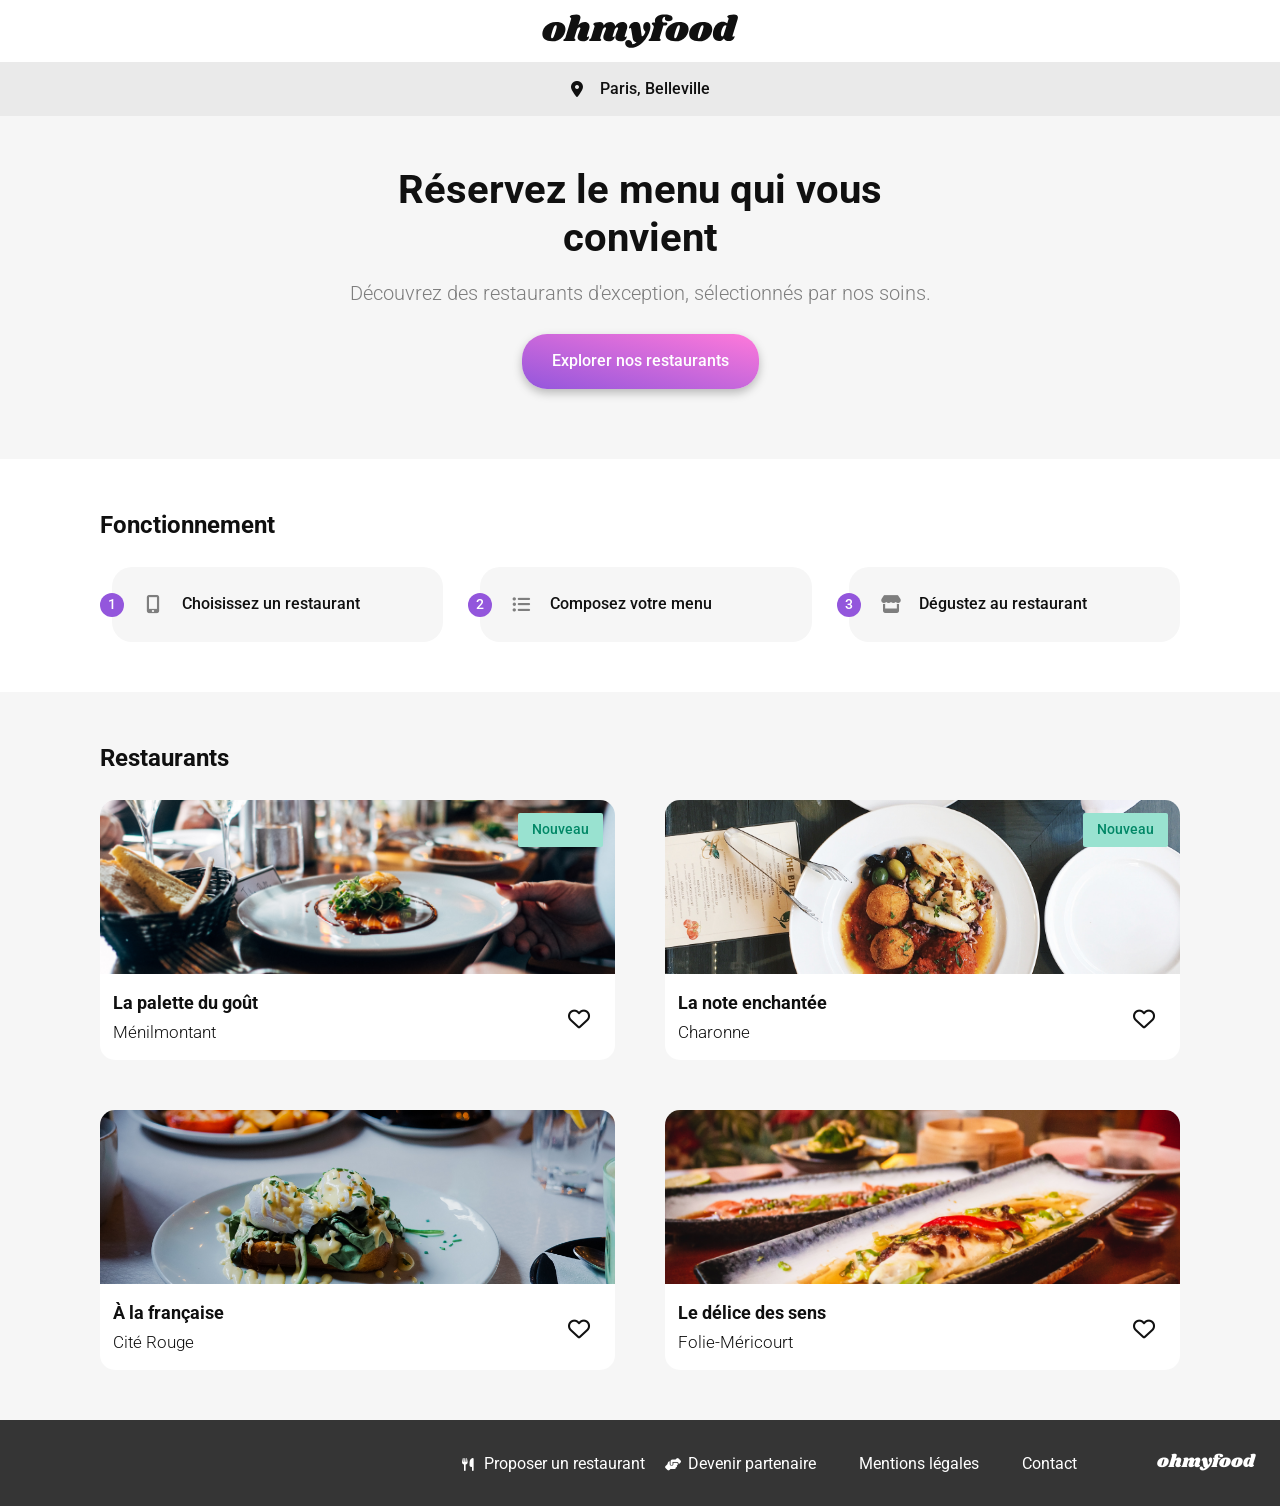
<file: index.html>
<!DOCTYPE html>
<html lang="fr">
<head>
  <meta charset="UTF-8">
  <meta name="viewport" content="width=device-width, initial-scale=1.0">
  <title>Ohmyfood</title>
  <link rel="preconnect" href="https://fonts.googleapis.com">
  <link rel="preconnect" href="https://fonts.gstatic.com" crossorigin>
  <link href="https://fonts.googleapis.com/css2?family=Roboto:wght@300;400;500;700&family=Shrikhand&display=swap" rel="stylesheet">
  <link rel="stylesheet" href="https://cdnjs.cloudflare.com/ajax/libs/font-awesome/6.5.2/css/all.min.css">
  <link rel="stylesheet" href="assets/css/main.css">
</head>
<body>

  <div class="loader">
    <p class="loader__logo">ohmyfood</p>
    <span class="loader__spinner"></span>
  </div>

  <header class="header">
    <a class="header__home" href="index.html">
      <img class="header__logo" src="assets/images/logo/ohmyfood@2x.svg">
    </a>
  </header>

  <main>

    <p class="location">
      <i class="fa-solid fa-location-dot"></i>
      Paris, Belleville
    </p>

    <section class="hero">
      <h1 class="hero__title">Réservez le menu qui vous convient</h1>
      <p class="hero__subtitle">Découvrez des restaurants d'exception, sélectionnés par nos soins.</p>
      <a class="btn" href="#">Explorer nos restaurants</a>
    </section>

    <section class="fonctionnement">
      <h2 class="fonctionnement__title">Fonctionnement</h2>
      <ol class="steps">
        <li class="step">
          <span class="step__number">1</span>
          <i class="step__icon fa-solid fa-mobile-screen-button"></i>
          Choisissez un restaurant
        </li>
        <li class="step">
          <span class="step__number">2</span>
          <i class="step__icon fa-solid fa-list-ul"></i>
          Composez votre menu
        </li>
        <li class="step">
          <span class="step__number">3</span>
          <i class="step__icon fa-solid fa-store"></i>
          Dégustez au restaurant
        </li>
      </ol>
    </section>

    <section class="restaurants">
      <h2 class="restaurants__title">Restaurants</h2>
      <ul class="restaurants__list">

        <li class="restaurant">
          <span class="restaurant__badge">Nouveau</span>
          <a class="restaurant__link" href="restaurants/la-palette-du-gout.html">
            <img class="restaurant__image"
                 src="assets/images/restaurants/jay-wennington-N_Y88TWmGwA-unsplash.jpg">
            <div class="restaurant__text">
              <h3 class="restaurant__name">La palette du goût</h3>
              <p class="restaurant__place">Ménilmontant</p>
            </div>
          </a>
          <label class="heart restaurant__heart">
            <input class="heart__input" type="checkbox">
            <i class="heart__icon heart__icon--outline fa-regular fa-heart"></i>
            <i class="heart__icon heart__icon--solid fa-solid fa-heart"></i>
          </label>
        </li>

        <li class="restaurant">
          <span class="restaurant__badge">Nouveau</span>
          <a class="restaurant__link" href="restaurants/la-note-enchantee.html">
            <img class="restaurant__image"
                 src="assets/images/restaurants/stil-u2Lp8tXIcjw-unsplash.jpg">
            <div class="restaurant__text">
              <h3 class="restaurant__name">La note enchantée</h3>
              <p class="restaurant__place">Charonne</p>
            </div>
          </a>
          <label class="heart restaurant__heart">
            <input class="heart__input" type="checkbox">
            <i class="heart__icon heart__icon--outline fa-regular fa-heart"></i>
            <i class="heart__icon heart__icon--solid fa-solid fa-heart"></i>
          </label>
        </li>

        <li class="restaurant">
          <a class="restaurant__link" href="restaurants/a-la-francaise.html">
            <img class="restaurant__image"
                 src="assets/images/restaurants/toa-heftiba-DQKerTsQwi0-unsplash.jpg">
            <div class="restaurant__text">
              <h3 class="restaurant__name">À la française</h3>
              <p class="restaurant__place">Cité Rouge</p>
            </div>
          </a>
          <label class="heart restaurant__heart">
            <input class="heart__input" type="checkbox">
            <i class="heart__icon heart__icon--outline fa-regular fa-heart"></i>
            <i class="heart__icon heart__icon--solid fa-solid fa-heart"></i>
          </label>
        </li>

        <li class="restaurant">
          <a class="restaurant__link" href="restaurants/le-delice-des-sens.html">
            <img class="restaurant__image"
                 src="assets/images/restaurants/louis-hansel-shotsoflouis-qNBGVyOCY8Q-unsplash.jpg">
            <div class="restaurant__text">
              <h3 class="restaurant__name">Le délice des sens</h3>
              <p class="restaurant__place">Folie-Méricourt</p>
            </div>
          </a>
          <label class="heart restaurant__heart">
            <input class="heart__input" type="checkbox">
            <i class="heart__icon heart__icon--outline fa-regular fa-heart"></i>
            <i class="heart__icon heart__icon--solid fa-solid fa-heart"></i>
          </label>
        </li>

      </ul>
    </section>

  </main>

  <footer class="footer">
    <p class="footer__logo">
      <a href="index.html">ohmyfood</a>
    </p>
    <nav class="footer__nav">
      <a class="footer__link" href="#"><i class="footer__icon fa-solid fa-utensils"></i>Proposer un restaurant</a>
      <a class="footer__link" href="#"><i class="footer__icon fa-solid fa-handshake-angle"></i>Devenir partenaire</a>
      <a class="footer__link footer__link--plain" href="#">Mentions légales</a>
      <a class="footer__link footer__link--plain" href="mailto:contact@ohmyfood.fr">Contact</a>
    </nav>
  </footer>

</body>
</html>
</file>
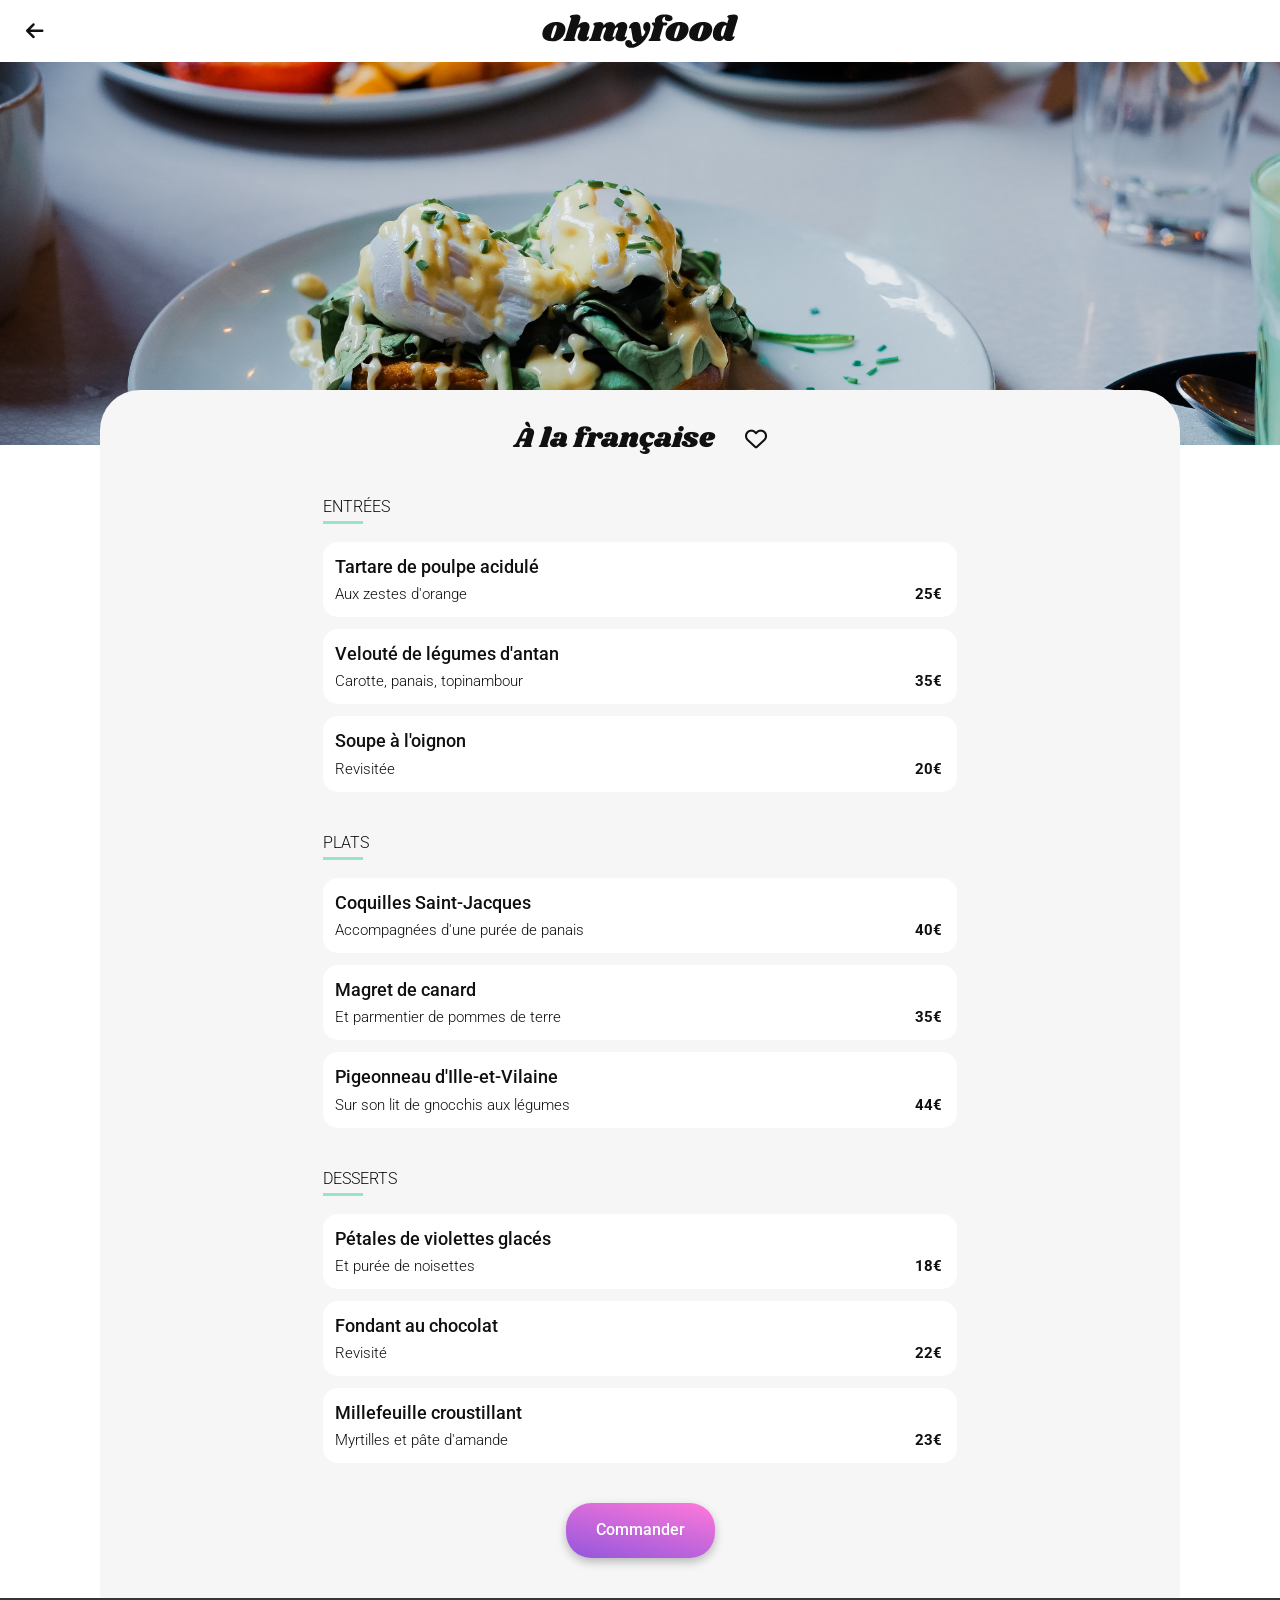
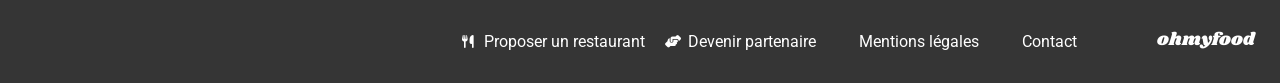
<file: restaurants/a-la-francaise.html>
<!DOCTYPE html>
<html lang="fr">
<head>
  <meta charset="UTF-8">
  <meta name="viewport" content="width=device-width, initial-scale=1.0">
  <title>À la française - Ohmyfood</title>

  <link rel="preconnect" href="https://fonts.googleapis.com">
  <link rel="preconnect" href="https://fonts.gstatic.com" crossorigin>
  <link href="https://fonts.googleapis.com/css2?family=Roboto:wght@300;400;500;700&family=Shrikhand&display=swap" rel="stylesheet">
  <link rel="stylesheet" href="https://cdnjs.cloudflare.com/ajax/libs/font-awesome/6.5.2/css/all.min.css">

  <link rel="stylesheet" href="../assets/css/main.css">
</head>
<body>

  <header class="header">
    <a class="header__back" href="../index.html">
      <i class="fa-solid fa-arrow-left"></i>
    </a>
    <a class="header__home" href="../index.html">
      <img class="header__logo" src="../assets/images/logo/ohmyfood@2x.svg">
    </a>
  </header>

  <main>
    <img class="cover" src="../assets/images/restaurants/toa-heftiba-DQKerTsQwi0-unsplash.jpg">

    <div class="menu">
      <div class="menu__inner">

        <div class="menu__head">
          <h1 class="menu__title">À la française</h1>
          <label class="heart">
            <input class="heart__input" type="checkbox">
            <i class="heart__icon heart__icon--outline fa-regular fa-heart"></i>
            <i class="heart__icon heart__icon--solid fa-solid fa-heart"></i>
          </label>
        </div>

        <section class="course course--entrees">
          <h2 class="course__title">Entrées</h2>
          <ul class="course__list">
            <li class="dish">
              <div class="dish__body">
                <h3 class="dish__name">Tartare de poulpe acidulé</h3>
                <p class="dish__desc">Aux zestes d'orange</p>
              </div>
              <p class="dish__price">25€</p>
              <div class="dish__check"><i class="fa-solid fa-circle-check"></i></div>
            </li>
            <li class="dish">
              <div class="dish__body">
                <h3 class="dish__name">Velouté de légumes d'antan</h3>
                <p class="dish__desc">Carotte, panais, topinambour</p>
              </div>
              <p class="dish__price">35€</p>
              <div class="dish__check"><i class="fa-solid fa-circle-check"></i></div>
            </li>
            <li class="dish">
              <div class="dish__body">
                <h3 class="dish__name">Soupe à l'oignon</h3>
                <p class="dish__desc">Revisitée</p>
              </div>
              <p class="dish__price">20€</p>
              <div class="dish__check"><i class="fa-solid fa-circle-check"></i></div>
            </li>
          </ul>
        </section>

        <section class="course course--plats">
          <h2 class="course__title">Plats</h2>
          <ul class="course__list">
            <li class="dish">
              <div class="dish__body">
                <h3 class="dish__name">Coquilles Saint-Jacques</h3>
                <p class="dish__desc">Accompagnées d'une purée de panais</p>
              </div>
              <p class="dish__price">40€</p>
              <div class="dish__check"><i class="fa-solid fa-circle-check"></i></div>
            </li>
            <li class="dish">
              <div class="dish__body">
                <h3 class="dish__name">Magret de canard</h3>
                <p class="dish__desc">Et parmentier de pommes de terre</p>
              </div>
              <p class="dish__price">35€</p>
              <div class="dish__check"><i class="fa-solid fa-circle-check"></i></div>
            </li>
            <li class="dish">
              <div class="dish__body">
                <h3 class="dish__name">Pigeonneau d'Ille-et-Vilaine</h3>
                <p class="dish__desc">Sur son lit de gnocchis aux légumes</p>
              </div>
              <p class="dish__price">44€</p>
              <div class="dish__check"><i class="fa-solid fa-circle-check"></i></div>
            </li>
          </ul>
        </section>

        <section class="course course--desserts">
          <h2 class="course__title">Desserts</h2>
          <ul class="course__list">
            <li class="dish">
              <div class="dish__body">
                <h3 class="dish__name">Pétales de violettes glacés</h3>
                <p class="dish__desc">Et purée de noisettes</p>
              </div>
              <p class="dish__price">18€</p>
              <div class="dish__check"><i class="fa-solid fa-circle-check"></i></div>
            </li>
            <li class="dish">
              <div class="dish__body">
                <h3 class="dish__name">Fondant au chocolat</h3>
                <p class="dish__desc">Revisité</p>
              </div>
              <p class="dish__price">22€</p>
              <div class="dish__check"><i class="fa-solid fa-circle-check"></i></div>
            </li>
            <li class="dish">
              <div class="dish__body">
                <h3 class="dish__name">Millefeuille croustillant</h3>
                <p class="dish__desc">Myrtilles et pâte d'amande</p>
              </div>
              <p class="dish__price">23€</p>
              <div class="dish__check"><i class="fa-solid fa-circle-check"></i></div>
            </li>
          </ul>
        </section>

        <div class="menu__order">
          <button class="btn" type="button">Commander</button>
        </div>

      </div>
    </div>
  </main>

  <footer class="footer">
    <p class="footer__logo">
      <a href="../index.html">ohmyfood</a>
    </p>
    <nav class="footer__nav">
      <a class="footer__link" href="#"><i class="footer__icon fa-solid fa-utensils"></i>Proposer un restaurant</a>
      <a class="footer__link" href="#"><i class="footer__icon fa-solid fa-handshake-angle"></i>Devenir partenaire</a>
      <a class="footer__link footer__link--plain" href="#">Mentions légales</a>
      <a class="footer__link footer__link--plain" href="mailto:contact@ohmyfood.fr">Contact</a>
    </nav>
  </footer>

</body>
</html>
</file>
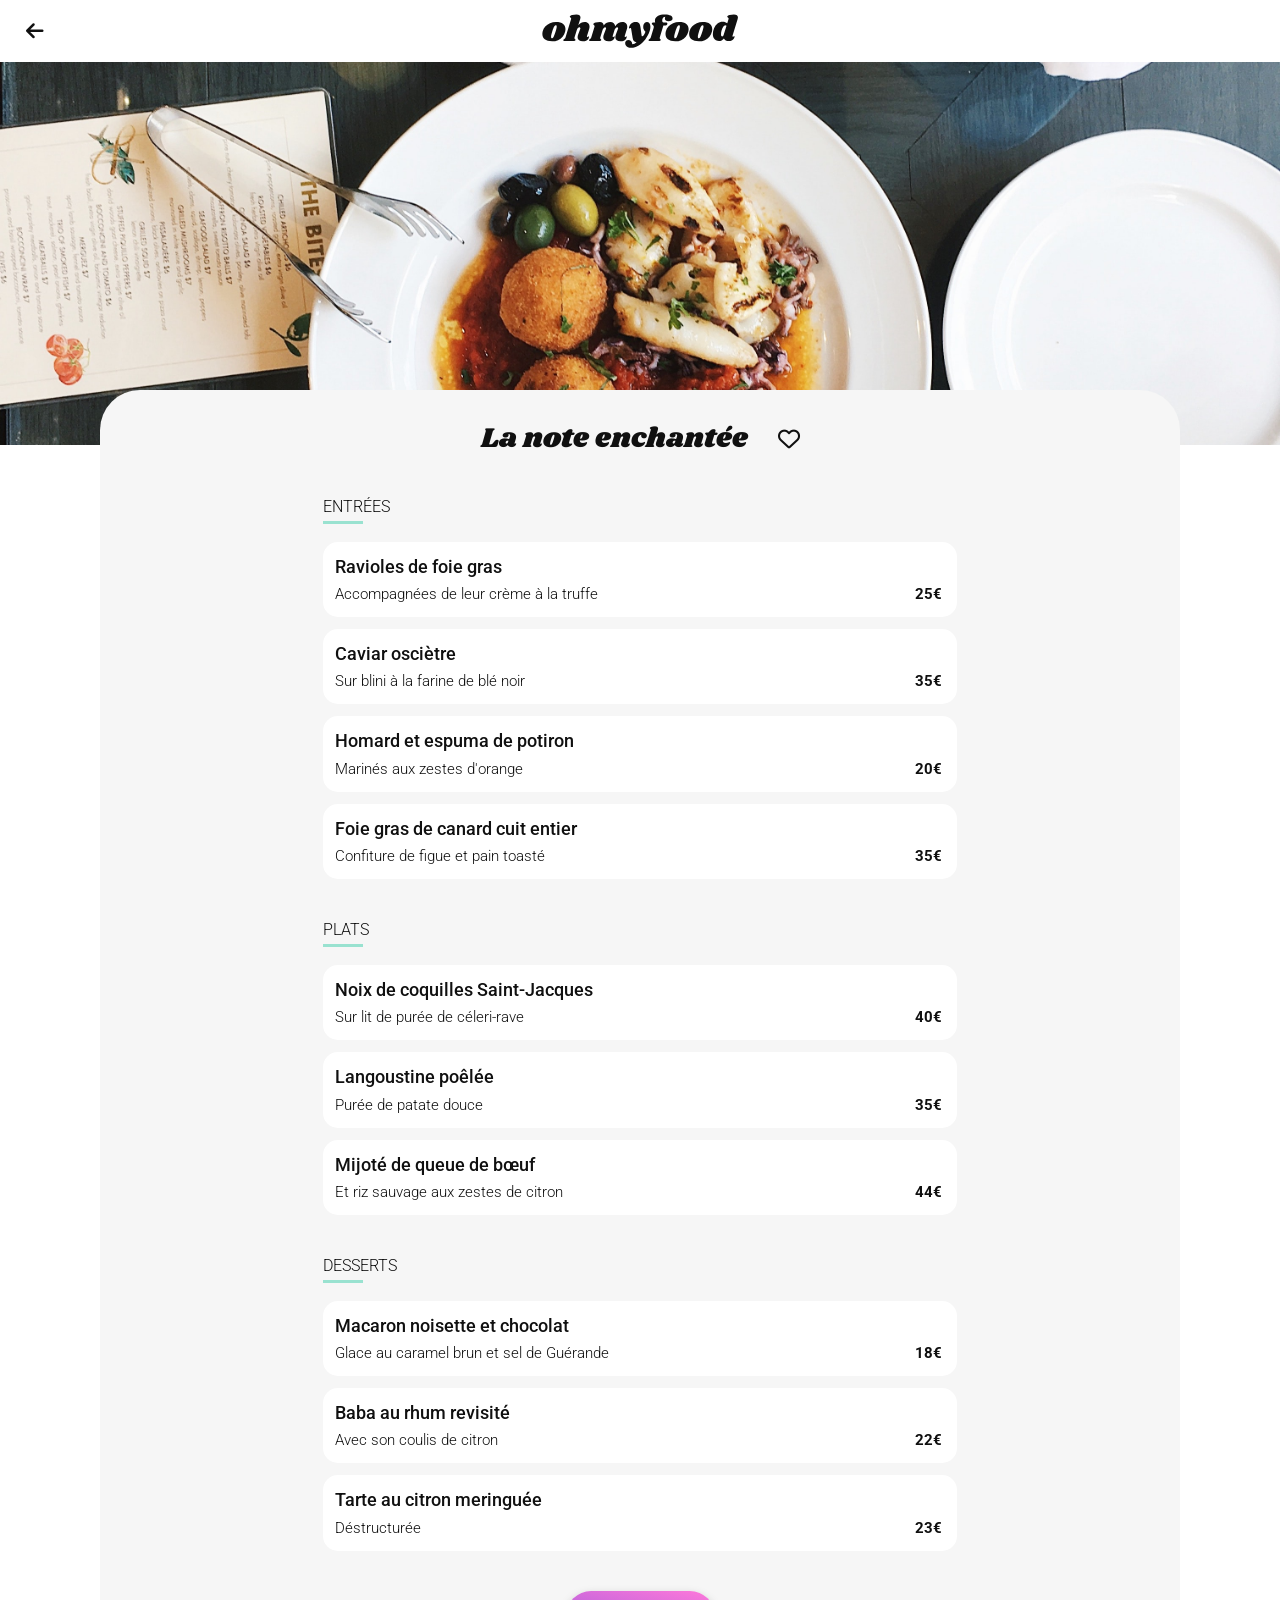
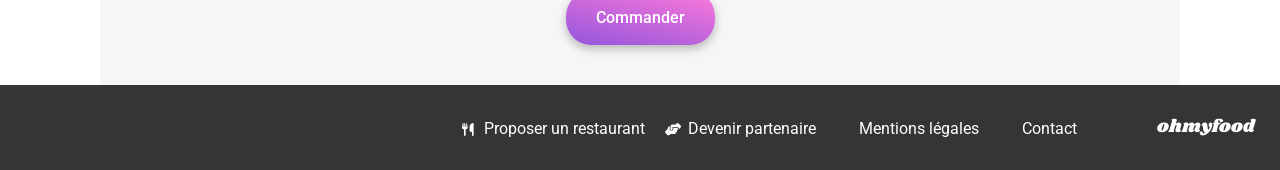
<file: restaurants/la-note-enchantee.html>
<!DOCTYPE html>
<html lang="fr">
<head>
  <meta charset="UTF-8">
  <meta name="viewport" content="width=device-width, initial-scale=1.0">
  <title>La note enchantée - Ohmyfood</title>

  <link rel="preconnect" href="https://fonts.googleapis.com">
  <link rel="preconnect" href="https://fonts.gstatic.com" crossorigin>
  <link href="https://fonts.googleapis.com/css2?family=Roboto:wght@300;400;500;700&family=Shrikhand&display=swap" rel="stylesheet">
  <link rel="stylesheet" href="https://cdnjs.cloudflare.com/ajax/libs/font-awesome/6.5.2/css/all.min.css">

  <link rel="stylesheet" href="../assets/css/main.css">
</head>
<body>

  <header class="header">
    <a class="header__back" href="../index.html">
      <i class="fa-solid fa-arrow-left"></i>
    </a>
    <a class="header__home" href="../index.html">
      <img class="header__logo" src="../assets/images/logo/ohmyfood@2x.svg">
    </a>
  </header>

  <main>
    <img class="cover" src="../assets/images/restaurants/stil-u2Lp8tXIcjw-unsplash.jpg">

    <div class="menu">
      <div class="menu__inner">

        <div class="menu__head">
          <h1 class="menu__title">La note enchantée</h1>
          <label class="heart">
            <input class="heart__input" type="checkbox">
            <i class="heart__icon heart__icon--outline fa-regular fa-heart"></i>
            <i class="heart__icon heart__icon--solid fa-solid fa-heart"></i>
          </label>
        </div>

        <section class="course course--entrees">
          <h2 class="course__title">Entrées</h2>
          <ul class="course__list">
            <li class="dish">
              <div class="dish__body">
                <h3 class="dish__name">Ravioles de foie gras</h3>
                <p class="dish__desc">Accompagnées de leur crème à la truffe</p>
              </div>
              <p class="dish__price">25€</p>
              <div class="dish__check"><i class="fa-solid fa-circle-check"></i></div>
            </li>
            <li class="dish">
              <div class="dish__body">
                <h3 class="dish__name">Caviar osciètre</h3>
                <p class="dish__desc">Sur blini à la farine de blé noir</p>
              </div>
              <p class="dish__price">35€</p>
              <div class="dish__check"><i class="fa-solid fa-circle-check"></i></div>
            </li>
            <li class="dish">
              <div class="dish__body">
                <h3 class="dish__name">Homard et espuma de potiron</h3>
                <p class="dish__desc">Marinés aux zestes d'orange</p>
              </div>
              <p class="dish__price">20€</p>
              <div class="dish__check"><i class="fa-solid fa-circle-check"></i></div>
            </li>
            <li class="dish">
              <div class="dish__body">
                <h3 class="dish__name">Foie gras de canard cuit entier</h3>
                <p class="dish__desc">Confiture de figue et pain toasté</p>
              </div>
              <p class="dish__price">35€</p>
              <div class="dish__check"><i class="fa-solid fa-circle-check"></i></div>
            </li>
          </ul>
        </section>

        <section class="course course--plats">
          <h2 class="course__title">Plats</h2>
          <ul class="course__list">
            <li class="dish">
              <div class="dish__body">
                <h3 class="dish__name">Noix de coquilles Saint-Jacques</h3>
                <p class="dish__desc">Sur lit de purée de céleri-rave</p>
              </div>
              <p class="dish__price">40€</p>
              <div class="dish__check"><i class="fa-solid fa-circle-check"></i></div>
            </li>
            <li class="dish">
              <div class="dish__body">
                <h3 class="dish__name">Langoustine poêlée</h3>
                <p class="dish__desc">Purée de patate douce</p>
              </div>
              <p class="dish__price">35€</p>
              <div class="dish__check"><i class="fa-solid fa-circle-check"></i></div>
            </li>
            <li class="dish">
              <div class="dish__body">
                <h3 class="dish__name">Mijoté de queue de bœuf</h3>
                <p class="dish__desc">Et riz sauvage aux zestes de citron</p>
              </div>
              <p class="dish__price">44€</p>
              <div class="dish__check"><i class="fa-solid fa-circle-check"></i></div>
            </li>
          </ul>
        </section>

        <section class="course course--desserts">
          <h2 class="course__title">Desserts</h2>
          <ul class="course__list">
            <li class="dish">
              <div class="dish__body">
                <h3 class="dish__name">Macaron noisette et chocolat</h3>
                <p class="dish__desc">Glace au caramel brun et sel de Guérande</p>
              </div>
              <p class="dish__price">18€</p>
              <div class="dish__check"><i class="fa-solid fa-circle-check"></i></div>
            </li>
            <li class="dish">
              <div class="dish__body">
                <h3 class="dish__name">Baba au rhum revisité</h3>
                <p class="dish__desc">Avec son coulis de citron</p>
              </div>
              <p class="dish__price">22€</p>
              <div class="dish__check"><i class="fa-solid fa-circle-check"></i></div>
            </li>
            <li class="dish">
              <div class="dish__body">
                <h3 class="dish__name">Tarte au citron meringuée</h3>
                <p class="dish__desc">Déstructurée</p>
              </div>
              <p class="dish__price">23€</p>
              <div class="dish__check"><i class="fa-solid fa-circle-check"></i></div>
            </li>
          </ul>
        </section>

        <div class="menu__order">
          <button class="btn" type="button">Commander</button>
        </div>

      </div>
    </div>
  </main>

  <footer class="footer">
    <p class="footer__logo">
      <a href="../index.html">ohmyfood</a>
    </p>
    <nav class="footer__nav">
      <a class="footer__link" href="#"><i class="footer__icon fa-solid fa-utensils"></i>Proposer un restaurant</a>
      <a class="footer__link" href="#"><i class="footer__icon fa-solid fa-handshake-angle"></i>Devenir partenaire</a>
      <a class="footer__link footer__link--plain" href="#">Mentions légales</a>
      <a class="footer__link footer__link--plain" href="mailto:contact@ohmyfood.fr">Contact</a>
    </nav>
  </footer>

</body>
</html>
</file>
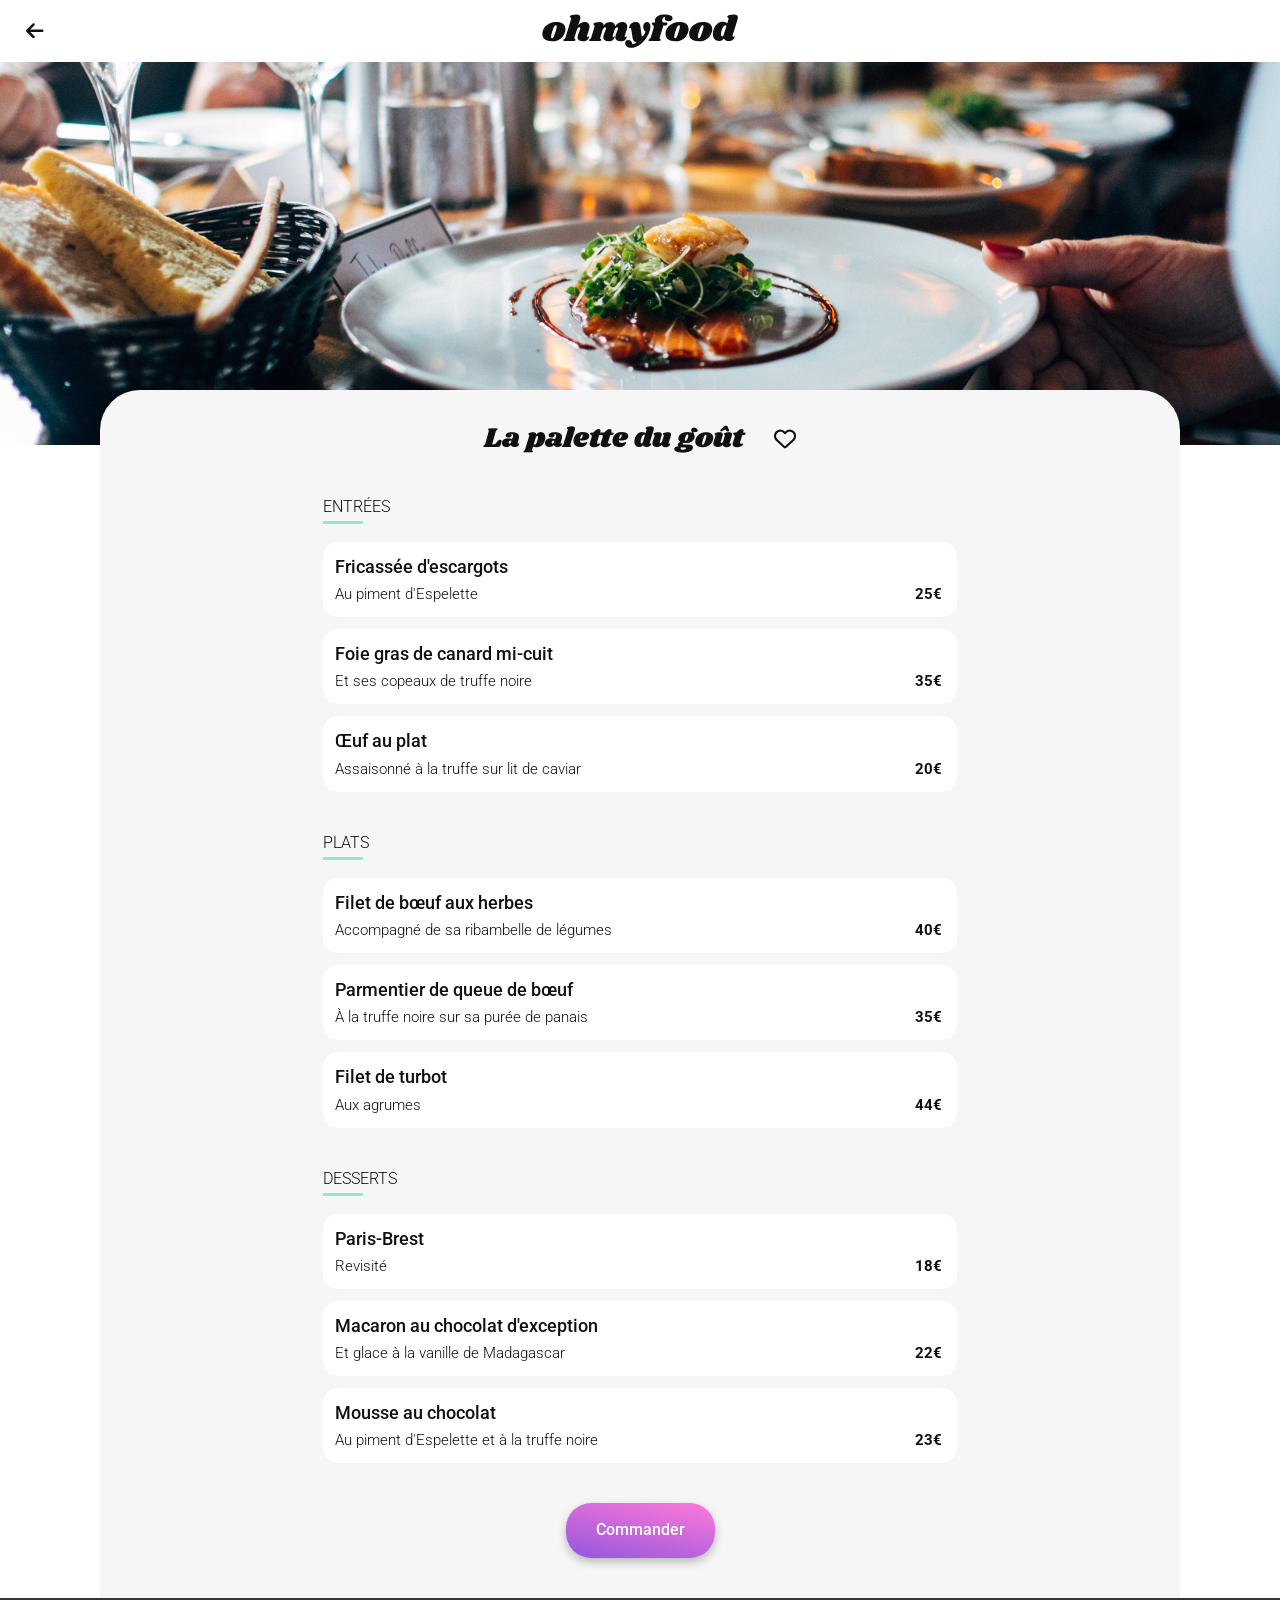
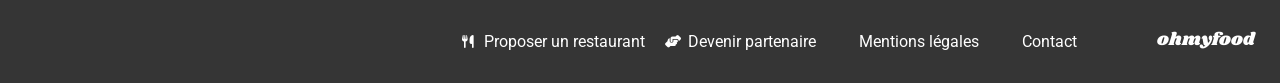
<file: restaurants/la-palette-du-gout.html>
<!DOCTYPE html>
<html lang="fr">
<head>
  <meta charset="UTF-8">
  <meta name="viewport" content="width=device-width, initial-scale=1.0">
  <title>La palette du goût - Ohmyfood</title>

  <link rel="preconnect" href="https://fonts.googleapis.com">
  <link rel="preconnect" href="https://fonts.gstatic.com" crossorigin>
  <link href="https://fonts.googleapis.com/css2?family=Roboto:wght@300;400;500;700&family=Shrikhand&display=swap" rel="stylesheet">
  <link rel="stylesheet" href="https://cdnjs.cloudflare.com/ajax/libs/font-awesome/6.5.2/css/all.min.css">

  <link rel="stylesheet" href="../assets/css/main.css">
</head>
<body>

  <header class="header">
    <a class="header__back" href="../index.html">
      <i class="fa-solid fa-arrow-left"></i>
    </a>
    <a class="header__home" href="../index.html">
      <img class="header__logo" src="../assets/images/logo/ohmyfood@2x.svg">
    </a>
  </header>

  <main>
    <img class="cover" src="../assets/images/restaurants/jay-wennington-N_Y88TWmGwA-unsplash.jpg">

    <div class="menu">
      <div class="menu__inner">

        <div class="menu__head">
          <h1 class="menu__title">La palette du goût</h1>
          <label class="heart">
            <input class="heart__input" type="checkbox">
            <i class="heart__icon heart__icon--outline fa-regular fa-heart"></i>
            <i class="heart__icon heart__icon--solid fa-solid fa-heart"></i>
          </label>
        </div>

        <section class="course course--entrees">
          <h2 class="course__title">Entrées</h2>
          <ul class="course__list">
            <li class="dish">
              <div class="dish__body">
                <h3 class="dish__name">Fricassée d'escargots</h3>
                <p class="dish__desc">Au piment d'Espelette</p>
              </div>
              <p class="dish__price">25€</p>
              <div class="dish__check"><i class="fa-solid fa-circle-check"></i></div>
            </li>
            <li class="dish">
              <div class="dish__body">
                <h3 class="dish__name">Foie gras de canard mi-cuit</h3>
                <p class="dish__desc">Et ses copeaux de truffe noire</p>
              </div>
              <p class="dish__price">35€</p>
              <div class="dish__check"><i class="fa-solid fa-circle-check"></i></div>
            </li>
            <li class="dish">
              <div class="dish__body">
                <h3 class="dish__name">Œuf au plat</h3>
                <p class="dish__desc">Assaisonné à la truffe sur lit de caviar</p>
              </div>
              <p class="dish__price">20€</p>
              <div class="dish__check"><i class="fa-solid fa-circle-check"></i></div>
            </li>
          </ul>
        </section>

        <section class="course course--plats">
          <h2 class="course__title">Plats</h2>
          <ul class="course__list">
            <li class="dish">
              <div class="dish__body">
                <h3 class="dish__name">Filet de bœuf aux herbes</h3>
                <p class="dish__desc">Accompagné de sa ribambelle de légumes</p>
              </div>
              <p class="dish__price">40€</p>
              <div class="dish__check"><i class="fa-solid fa-circle-check"></i></div>
            </li>
            <li class="dish">
              <div class="dish__body">
                <h3 class="dish__name">Parmentier de queue de bœuf</h3>
                <p class="dish__desc">À la truffe noire sur sa purée de panais</p>
              </div>
              <p class="dish__price">35€</p>
              <div class="dish__check"><i class="fa-solid fa-circle-check"></i></div>
            </li>
            <li class="dish">
              <div class="dish__body">
                <h3 class="dish__name">Filet de turbot</h3>
                <p class="dish__desc">Aux agrumes</p>
              </div>
              <p class="dish__price">44€</p>
              <div class="dish__check"><i class="fa-solid fa-circle-check"></i></div>
            </li>
          </ul>
        </section>

        <section class="course course--desserts">
          <h2 class="course__title">Desserts</h2>
          <ul class="course__list">
            <li class="dish">
              <div class="dish__body">
                <h3 class="dish__name">Paris-Brest</h3>
                <p class="dish__desc">Revisité</p>
              </div>
              <p class="dish__price">18€</p>
              <div class="dish__check"><i class="fa-solid fa-circle-check"></i></div>
            </li>
            <li class="dish">
              <div class="dish__body">
                <h3 class="dish__name">Macaron au chocolat d'exception</h3>
                <p class="dish__desc">Et glace à la vanille de Madagascar</p>
              </div>
              <p class="dish__price">22€</p>
              <div class="dish__check"><i class="fa-solid fa-circle-check"></i></div>
            </li>
            <li class="dish">
              <div class="dish__body">
                <h3 class="dish__name">Mousse au chocolat</h3>
                <p class="dish__desc">Au piment d'Espelette et à la truffe noire</p>
              </div>
              <p class="dish__price">23€</p>
              <div class="dish__check"><i class="fa-solid fa-circle-check"></i></div>
            </li>
          </ul>
        </section>

        <div class="menu__order">
          <button class="btn" type="button">Commander</button>
        </div>

      </div>
    </div>
  </main>

  <footer class="footer">
    <p class="footer__logo">
      <a href="../index.html">ohmyfood</a>
    </p>
    <nav class="footer__nav">
      <a class="footer__link" href="#"><i class="footer__icon fa-solid fa-utensils"></i>Proposer un restaurant</a>
      <a class="footer__link" href="#"><i class="footer__icon fa-solid fa-handshake-angle"></i>Devenir partenaire</a>
      <a class="footer__link footer__link--plain" href="#">Mentions légales</a>
      <a class="footer__link footer__link--plain" href="mailto:contact@ohmyfood.fr">Contact</a>
    </nav>
  </footer>

</body>
</html>
</file>
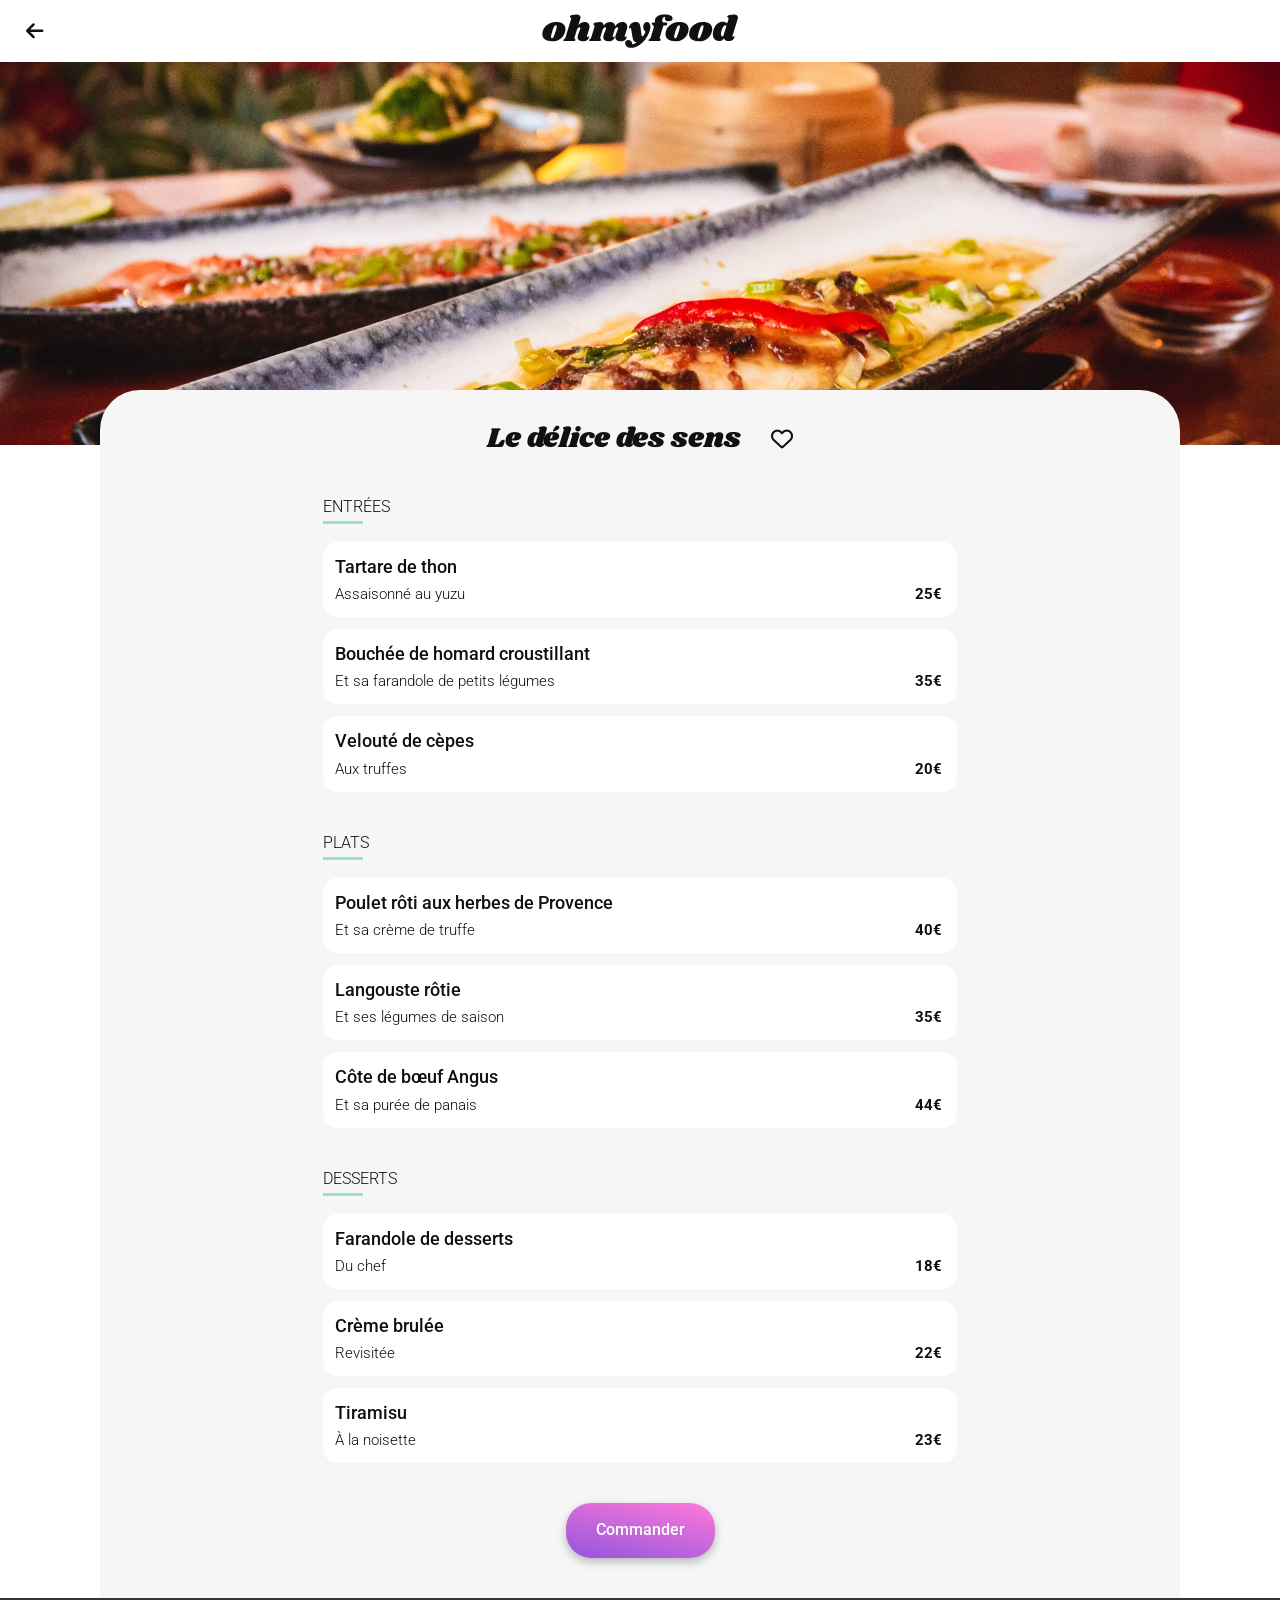
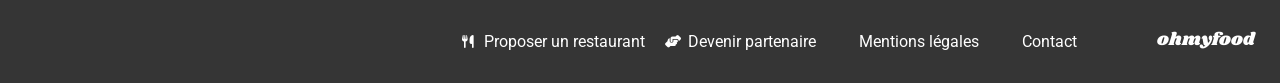
<file: restaurants/le-delice-des-sens.html>
<!DOCTYPE html>
<html lang="fr">
<head>
  <meta charset="UTF-8">
  <meta name="viewport" content="width=device-width, initial-scale=1.0">
  <title>Le délice des sens - Ohmyfood</title>

  <link rel="preconnect" href="https://fonts.googleapis.com">
  <link rel="preconnect" href="https://fonts.gstatic.com" crossorigin>
  <link href="https://fonts.googleapis.com/css2?family=Roboto:wght@300;400;500;700&family=Shrikhand&display=swap" rel="stylesheet">
  <link rel="stylesheet" href="https://cdnjs.cloudflare.com/ajax/libs/font-awesome/6.5.2/css/all.min.css">

  <link rel="stylesheet" href="../assets/css/main.css">
</head>
<body>

  <header class="header">
    <a class="header__back" href="../index.html">
      <i class="fa-solid fa-arrow-left"></i>
    </a>
    <a class="header__home" href="../index.html">
      <img class="header__logo" src="../assets/images/logo/ohmyfood@2x.svg">
    </a>
  </header>

  <main>
    <img class="cover" src="../assets/images/restaurants/louis-hansel-shotsoflouis-qNBGVyOCY8Q-unsplash.jpg">

    <div class="menu">
      <div class="menu__inner">

        <div class="menu__head">
          <h1 class="menu__title">Le délice des sens</h1>
          <label class="heart">
            <input class="heart__input" type="checkbox">
            <i class="heart__icon heart__icon--outline fa-regular fa-heart"></i>
            <i class="heart__icon heart__icon--solid fa-solid fa-heart"></i>
          </label>
        </div>

        <section class="course course--entrees">
          <h2 class="course__title">Entrées</h2>
          <ul class="course__list">
            <li class="dish">
              <div class="dish__body">
                <h3 class="dish__name">Tartare de thon</h3>
                <p class="dish__desc">Assaisonné au yuzu</p>
              </div>
              <p class="dish__price">25€</p>
              <div class="dish__check"><i class="fa-solid fa-circle-check"></i></div>
            </li>
            <li class="dish">
              <div class="dish__body">
                <h3 class="dish__name">Bouchée de homard croustillant</h3>
                <p class="dish__desc">Et sa farandole de petits légumes</p>
              </div>
              <p class="dish__price">35€</p>
              <div class="dish__check"><i class="fa-solid fa-circle-check"></i></div>
            </li>
            <li class="dish">
              <div class="dish__body">
                <h3 class="dish__name">Velouté de cèpes</h3>
                <p class="dish__desc">Aux truffes</p>
              </div>
              <p class="dish__price">20€</p>
              <div class="dish__check"><i class="fa-solid fa-circle-check"></i></div>
            </li>
          </ul>
        </section>

        <section class="course course--plats">
          <h2 class="course__title">Plats</h2>
          <ul class="course__list">
            <li class="dish">
              <div class="dish__body">
                <h3 class="dish__name">Poulet rôti aux herbes de Provence</h3>
                <p class="dish__desc">Et sa crème de truffe</p>
              </div>
              <p class="dish__price">40€</p>
              <div class="dish__check"><i class="fa-solid fa-circle-check"></i></div>
            </li>
            <li class="dish">
              <div class="dish__body">
                <h3 class="dish__name">Langouste rôtie</h3>
                <p class="dish__desc">Et ses légumes de saison</p>
              </div>
              <p class="dish__price">35€</p>
              <div class="dish__check"><i class="fa-solid fa-circle-check"></i></div>
            </li>
            <li class="dish">
              <div class="dish__body">
                <h3 class="dish__name">Côte de bœuf Angus</h3>
                <p class="dish__desc">Et sa purée de panais</p>
              </div>
              <p class="dish__price">44€</p>
              <div class="dish__check"><i class="fa-solid fa-circle-check"></i></div>
            </li>
          </ul>
        </section>

        <section class="course course--desserts">
          <h2 class="course__title">Desserts</h2>
          <ul class="course__list">
            <li class="dish">
              <div class="dish__body">
                <h3 class="dish__name">Farandole de desserts</h3>
                <p class="dish__desc">Du chef</p>
              </div>
              <p class="dish__price">18€</p>
              <div class="dish__check"><i class="fa-solid fa-circle-check"></i></div>
            </li>
            <li class="dish">
              <div class="dish__body">
                <h3 class="dish__name">Crème brulée</h3>
                <p class="dish__desc">Revisitée</p>
              </div>
              <p class="dish__price">22€</p>
              <div class="dish__check"><i class="fa-solid fa-circle-check"></i></div>
            </li>
            <li class="dish">
              <div class="dish__body">
                <h3 class="dish__name">Tiramisu</h3>
                <p class="dish__desc">À la noisette</p>
              </div>
              <p class="dish__price">23€</p>
              <div class="dish__check"><i class="fa-solid fa-circle-check"></i></div>
            </li>
          </ul>
        </section>

        <div class="menu__order">
          <button class="btn" type="button">Commander</button>
        </div>

      </div>
    </div>
  </main>

  <footer class="footer">
    <p class="footer__logo">
      <a href="../index.html">ohmyfood</a>
    </p>
    <nav class="footer__nav">
      <a class="footer__link" href="#"><i class="footer__icon fa-solid fa-utensils"></i>Proposer un restaurant</a>
      <a class="footer__link" href="#"><i class="footer__icon fa-solid fa-handshake-angle"></i>Devenir partenaire</a>
      <a class="footer__link footer__link--plain" href="#">Mentions légales</a>
      <a class="footer__link footer__link--plain" href="mailto:contact@ohmyfood.fr">Contact</a>
    </nav>
  </footer>

</body>
</html>
</file>
<file: assets/css/main.css>
*,
*::before,
*::after {
  box-sizing: border-box;
}

body {
  margin: 0;
  font-family: "Roboto", "Helvetica Neue", Arial, sans-serif;
  background-color: #ffffff;
  color: #101010;
  line-height: 1.4;
}

h1,
h2,
h3,
p {
  margin: 0;
}

a {
  color: inherit;
  text-decoration: none;
}

img {
  display: block;
  max-width: 100%;
}

button {
  font: inherit;
  border: none;
  cursor: pointer;
}

.header {
  position: relative;
  display: flex;
  justify-content: center;
  align-items: center;
  padding: 14px 20px;
  background-color: #ffffff;
}
.header__logo {
  height: 34px;
  width: auto;
}
.header__back {
  position: absolute;
  left: 20px;
  top: 50%;
  transform: translateY(-50%);
  padding: 6px;
  font-size: 20px;
}

.footer {
  display: flex;
  flex-direction: column;
  align-items: flex-start;
  gap: 16px;
  padding: 22px 25px;
  background-color: #353535;
  color: #ffffff;
}
.footer__logo {
  font-family: "Shrikhand", Georgia, serif;
  font-size: 18px;
  font-weight: 400;
}
.footer__nav {
  display: flex;
  flex-direction: column;
  gap: 7px;
}
.footer__link {
  display: flex;
  align-items: center;
  gap: 11px;
  font-size: 16px;
}
.footer__link--plain {
  padding-left: 23px;
}
.footer__icon {
  width: 12px;
  font-size: 13px;
  text-align: center;
}
@media screen and (min-width: 1024px) {
  .footer {
    flex-direction: row-reverse;
    justify-content: flex-start;
    align-items: flex-end;
    padding: 30px 25px;
    gap: 80px;
  }
  .footer__nav {
    flex-direction: row;
    gap: 20px;
  }
}

.btn {
  display: inline-block;
  padding: 16px 30px;
  border-radius: 25px;
  background: linear-gradient(193deg, #ff79da 0%, #9356dc 100%);
  color: #ffffff;
  font-size: 16px;
  font-weight: 500;
  box-shadow: 0 4px 10px rgba(0, 0, 0, 0.25);
  transition: filter 0.3s ease, box-shadow 0.3s ease;
}
.btn:hover {
  filter: brightness(1.12);
  box-shadow: 0 4px 15px rgba(0, 0, 0, 0.35);
}

.heart {
  position: relative;
  display: inline-grid;
  place-items: center;
  width: 22px;
  height: 22px;
  flex-shrink: 0;
  cursor: pointer;
}
.heart__input {
  position: absolute;
  inset: 0;
  width: 100%;
  height: 100%;
  margin: 0;
  opacity: 0;
  cursor: pointer;
}
.heart__icon {
  grid-area: 1/1;
  font-size: 22px;
  pointer-events: none;
}
.heart__icon--outline {
  color: #101010;
}
.heart__icon--solid {
  color: #9356dc;
  clip-path: inset(100% 0 0 0);
  transition: clip-path 0.5s ease;
}
@supports (-webkit-background-clip: text) {
  .heart__icon--solid {
    background: linear-gradient(193deg, #ff79da 0%, #9356dc 100%);
    -webkit-background-clip: text;
    background-clip: text;
    color: transparent;
  }
}
.heart__input:checked ~ .heart__icon--solid {
  clip-path: inset(0 0 0 0);
}
@media (hover: hover) {
  .heart:hover .heart__icon--solid {
    clip-path: inset(0 0 0 0);
  }
}

.cover {
  width: 100%;
  height: 275px;
  -o-object-fit: cover;
     object-fit: cover;
}
@media screen and (min-width: 1024px) {
  .cover {
    height: 383px;
  }
}

.menu {
  position: relative;
  margin-top: -55px;
  padding: 32px 17px 40px;
  border-radius: 40px 40px 0 0;
  background-color: #f6f6f6;
}
@media screen and (min-width: 1024px) {
  .menu {
    max-width: 1080px;
    margin-inline: auto;
  }
}
@media screen and (min-width: 1024px) {
  .menu__inner {
    max-width: 634px;
    margin-inline: auto;
  }
}
.menu__head {
  display: flex;
  justify-content: space-between;
  align-items: center;
  gap: 20px;
  margin-bottom: 40px;
}
@media screen and (min-width: 1024px) {
  .menu__head {
    justify-content: center;
    gap: 30px;
  }
}
.menu__title {
  font-family: "Shrikhand", Georgia, serif;
  font-size: 28px;
  font-weight: 400;
  line-height: 1.2;
}
.menu__order {
  display: flex;
  justify-content: center;
  margin-top: 40px;
}

.course__title {
  position: relative;
  display: inline-block;
  margin-bottom: 18px;
  padding-bottom: 6px;
  font-size: 16px;
  font-weight: 300;
  text-transform: uppercase;
}
.course__title::after {
  content: "";
  position: absolute;
  left: 0;
  bottom: 0;
  width: 40px;
  height: 3px;
  background-color: #99e2d0;
}
.course__list {
  display: flex;
  flex-direction: column;
  gap: 12px;
  margin: 0;
  padding: 0;
  list-style: none;
}
.course--plats, .course--desserts {
  margin-top: 40px;
}

.dish {
  display: flex;
  border-radius: 15px;
  background-color: #ffffff;
  overflow: hidden;
  opacity: 0;
  animation: plat-apparition 0.5s ease forwards;
}
.dish__body {
  flex: 1;
  min-width: 0;
  padding: 12px 0 12px 12px;
}
.dish__name {
  margin-bottom: 5px;
  font-size: 18px;
  font-weight: 500;
  overflow: hidden;
  white-space: nowrap;
  text-overflow: ellipsis;
}
.dish__desc {
  font-size: 15px;
  font-weight: 300;
  overflow: hidden;
  white-space: nowrap;
  text-overflow: ellipsis;
}
.dish__price {
  align-self: flex-end;
  flex-shrink: 0;
  padding: 12px 15px;
  font-size: 15px;
  font-weight: 700;
}
.dish__check {
  flex: 0 0 0;
  display: grid;
  place-items: center;
  overflow: hidden;
  background-color: #99e2d0;
  color: #ffffff;
  font-size: 20px;
  transition: flex-basis 0.4s ease;
}
.dish:hover .dish__check {
  flex-basis: 59px;
}

.course--entrees .dish:nth-child(1) {
  animation-delay: 0.15s;
}

.course--entrees .dish:nth-child(2) {
  animation-delay: 0.3s;
}

.course--entrees .dish:nth-child(3) {
  animation-delay: 0.45s;
}

.course--entrees .dish:nth-child(4) {
  animation-delay: 0.6s;
}

.course--plats .dish:nth-child(1) {
  animation-delay: 0.75s;
}

.course--plats .dish:nth-child(2) {
  animation-delay: 0.9s;
}

.course--plats .dish:nth-child(3) {
  animation-delay: 1.05s;
}

.course--desserts .dish:nth-child(1) {
  animation-delay: 1.2s;
}

.course--desserts .dish:nth-child(2) {
  animation-delay: 1.35s;
}

.course--desserts .dish:nth-child(3) {
  animation-delay: 1.5s;
}

@keyframes plat-apparition {
  from {
    opacity: 0;
    transform: translateY(20px);
  }
  to {
    opacity: 1;
    transform: translateY(0);
  }
}
.location {
  display: flex;
  justify-content: center;
  align-items: center;
  gap: 17px;
  padding: 16px 20px;
  background-color: #eaeaea;
  font-size: 16px;
  font-weight: 500;
}

.hero {
  padding: 40px 30px 60px;
  background-color: #f6f6f6;
  text-align: center;
}
.hero__title {
  margin: 0 auto 17px;
  font-size: 24px;
  font-weight: 700;
  line-height: 1.2;
}
.hero__subtitle {
  margin: 0 auto 27px;
  font-size: 18px;
  font-weight: 300;
  color: #7e7e7e;
}
@media screen and (min-width: 1024px) {
  .hero {
    padding: 50px 30px 70px;
  }
  .hero__title {
    max-width: 645px;
    font-size: 40px;
  }
  .hero__subtitle {
    max-width: 645px;
    font-size: 20px;
  }
}

.fonctionnement {
  padding: 48px 20px 68px;
  background-color: #ffffff;
}
.fonctionnement__title {
  margin-bottom: 26px;
  font-size: 24px;
  font-weight: 700;
}
@media screen and (min-width: 1024px) {
  .fonctionnement {
    padding: 50px 30px;
  }
  .fonctionnement__title {
    max-width: 1080px;
    margin: 0 auto 25px;
  }
}

.steps {
  display: flex;
  flex-direction: column;
  gap: 25px;
  margin: 0;
  padding: 0;
  list-style: none;
}
@media screen and (min-width: 1024px) {
  .steps {
    flex-direction: row;
    max-width: 1080px;
    margin-inline: auto;
  }
}

.step {
  position: relative;
  flex: 1;
  display: flex;
  align-items: center;
  gap: 20px;
  margin-left: 12px;
  padding: 26px 0 26px 32px;
  border-radius: 20px;
  background-color: #f6f6f6;
  font-size: 16px;
  font-weight: 500;
}
.step__number {
  position: absolute;
  left: -12px;
  top: 50%;
  transform: translateY(-50%);
  display: grid;
  place-items: center;
  width: 24px;
  height: 24px;
  border-radius: 50%;
  background-color: #9356dc;
  color: #ffffff;
  font-size: 14px;
}
.step__icon {
  width: 18px;
  font-size: 18px;
  text-align: center;
  color: #7e7e7e;
  transition: color 0.3s ease;
}
.step:hover .step__icon {
  color: #9356dc;
}

.restaurants {
  padding: 54px 17px 66px;
  background-color: #f6f6f6;
}
.restaurants__title {
  margin-bottom: 26px;
  font-size: 24px;
  font-weight: 700;
}
.restaurants__list {
  display: grid;
  gap: 18px;
  margin: 0;
  padding: 0;
  list-style: none;
}
@media screen and (min-width: 1024px) {
  .restaurants {
    padding: 50px 30px;
  }
  .restaurants__title {
    max-width: 1080px;
    margin: 0 auto 25px;
  }
  .restaurants__list {
    grid-template-columns: repeat(2, 1fr);
    gap: 50px;
    max-width: 1080px;
    margin-inline: auto;
  }
}

.restaurant {
  position: relative;
  border-radius: 15px;
  background-color: #ffffff;
  overflow: hidden;
}
.restaurant__image {
  width: 100%;
  height: 174px;
  -o-object-fit: cover;
     object-fit: cover;
}
.restaurant__text {
  padding: 16px 60px 16px 13px;
}
.restaurant__name {
  margin-bottom: 5px;
  font-size: 18px;
  font-weight: 700;
}
.restaurant__place {
  font-size: 17px;
  font-weight: 300;
}
.restaurant__heart {
  position: absolute;
  right: 25px;
  bottom: 30px;
}
.restaurant__badge {
  position: absolute;
  top: 13px;
  right: 12px;
  padding: 7px 14px;
  border-radius: 2px;
  background-color: #99e2d0;
  color: #008766;
  font-size: 14px;
  font-weight: 500;
}

.loader {
  position: fixed;
  inset: 0;
  z-index: 10;
  display: grid;
  place-items: center;
  align-content: center;
  gap: 24px;
  background-color: #ffffff;
  animation: loader-sortie 2s ease forwards;
}
.loader__logo {
  position: relative;
  font-family: "Shrikhand", Georgia, serif;
  font-size: 40px;
  background: linear-gradient(193deg, #ff79da 0%, #9356dc 100%);
  -webkit-background-clip: text;
  background-clip: text;
  color: transparent;
}
.loader__spinner {
  width: 40px;
  height: 40px;
  border: 4px solid #eaeaea;
  border-top-color: #9356dc;
  border-radius: 50%;
  animation: loader-rotation 0.8s linear infinite;
}

@keyframes loader-sortie {
  0%, 70% {
    opacity: 1;
    visibility: visible;
  }
  100% {
    opacity: 0;
    visibility: hidden;
  }
}
@keyframes loader-rotation {
  to {
    transform: rotate(360deg);
  }
}/*# sourceMappingURL=main.css.map */
</file>
